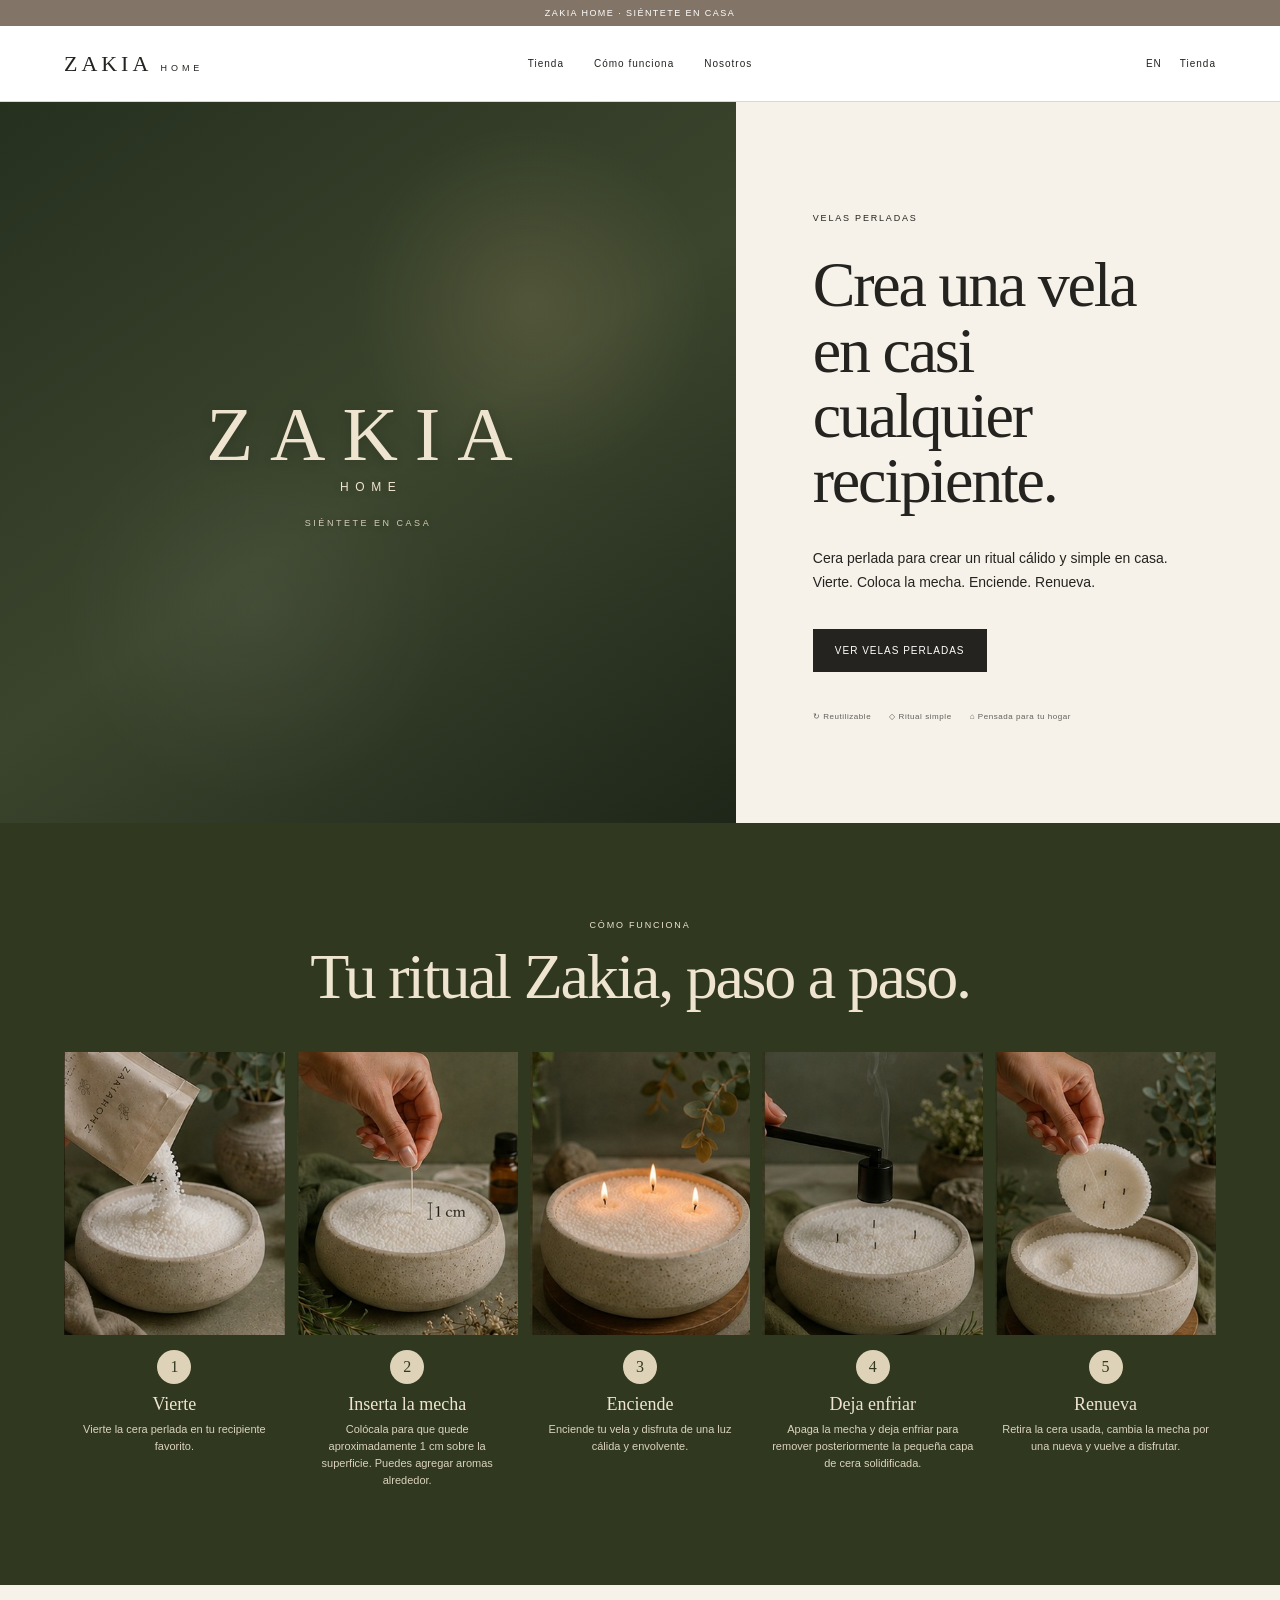
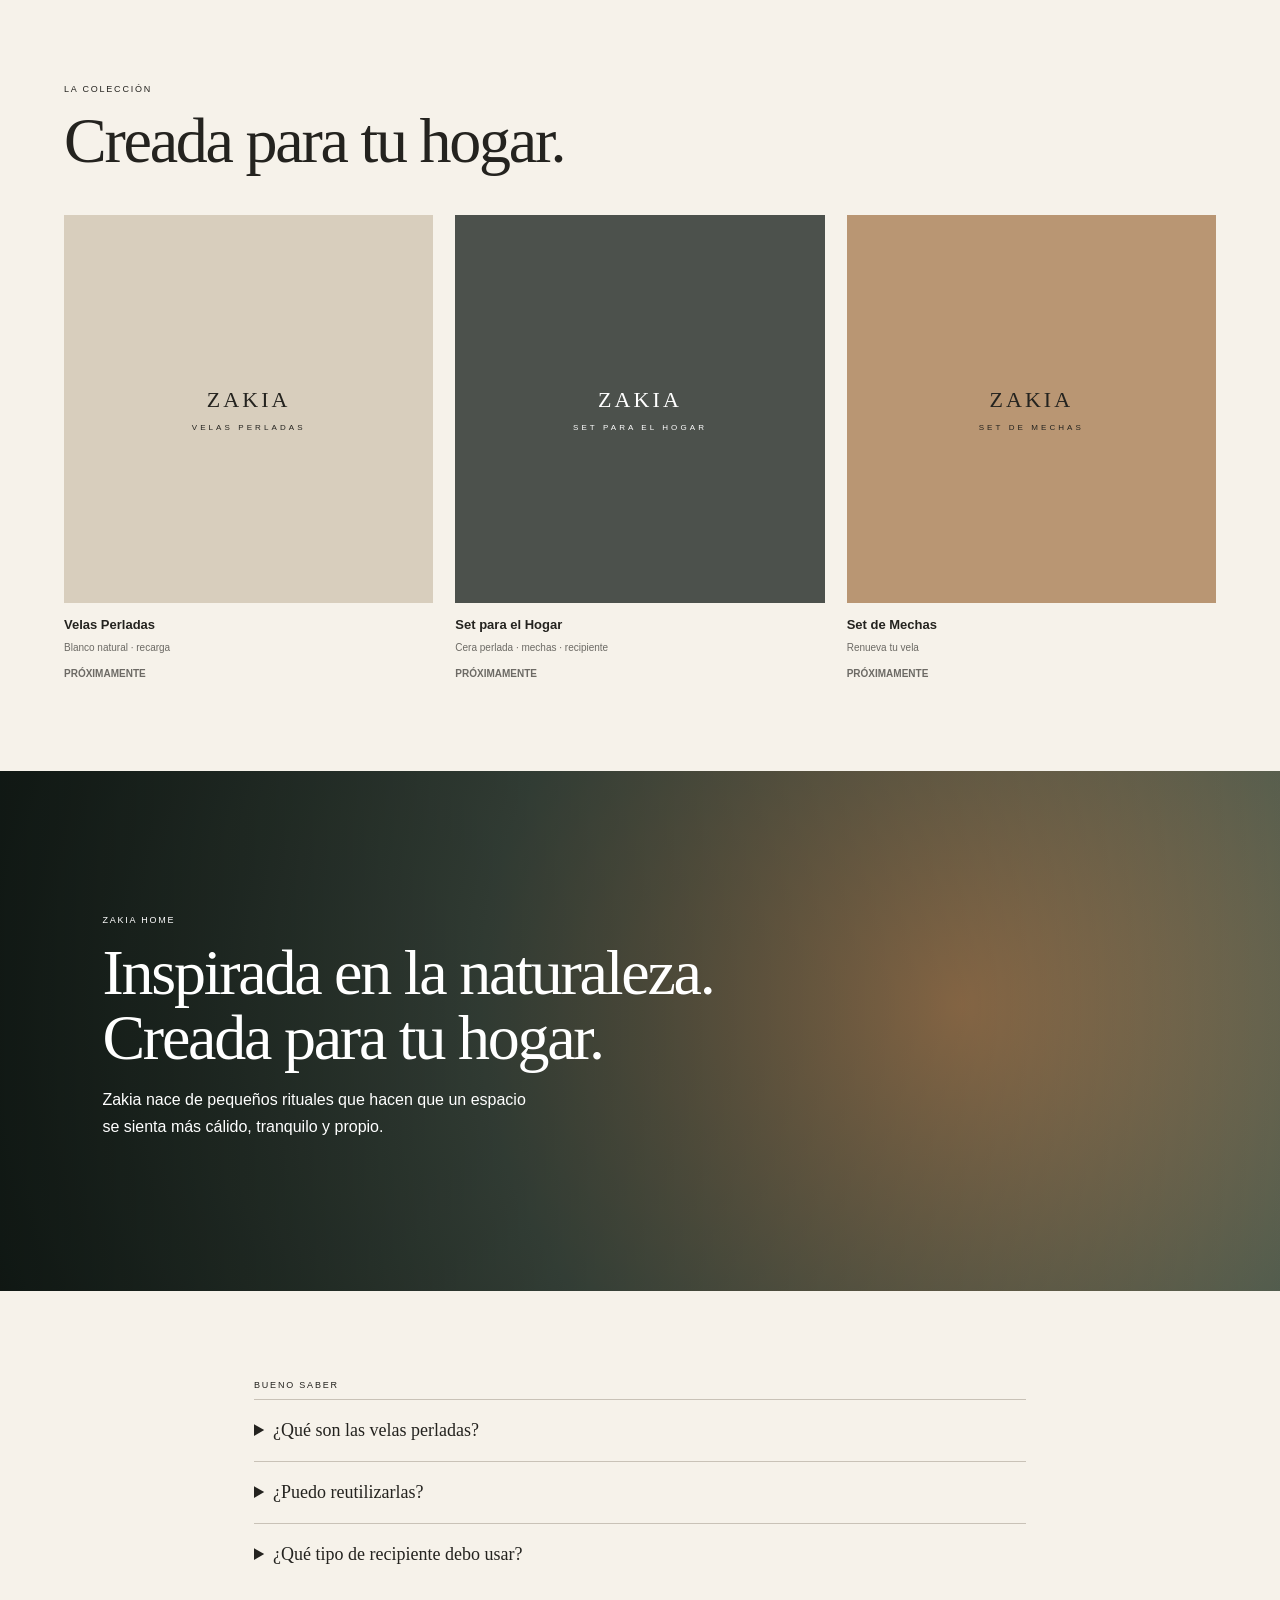
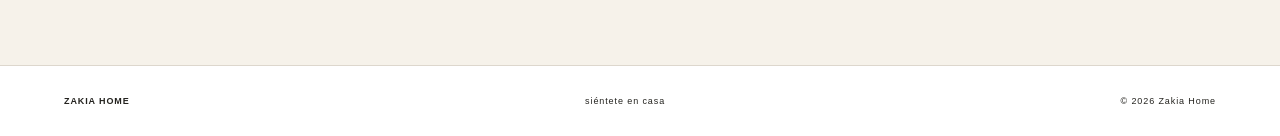
<file: index.html>
<!doctype html>
<html lang="es">
<head>
  <meta charset="utf-8">
  <meta name="viewport" content="width=device-width,initial-scale=1,viewport-fit=cover">
  <meta name="theme-color" content="#30381f">
  <meta name="description" content="Zakia Home — Velas perladas. Vierte, coloca la mecha, enciende y renueva. Siéntete en casa.">
  <title>Zakia Home — Velas Perladas</title>
  <link rel="stylesheet" href="styles.css">
</head>
<body>
  <div class="topbar">ZAKIA HOME · SIÉNTETE EN CASA</div>

  <header class="site-header">
    <button class="menu-toggle" aria-label="Abrir menú" aria-expanded="false">☰</button>
    <a class="logo" href="#inicio">ZAKIA <span>HOME</span></a>
    <nav class="nav">
      <a href="#tienda">Tienda</a>
      <a href="#como-funciona">Cómo funciona</a>
      <a href="#historia">Nosotros</a>
    </nav>
    <div class="header-actions">
      <a class="lang-link" href="en/">EN</a>
      <a class="shop-link" href="#tienda">Tienda</a>
    </div>
  </header>

  <main id="inicio">
    <section class="hero">
      <div class="hero-media hero-static" aria-hidden="true">
        <div class="hero-mark">
          <span>ZAKIA</span>
          <small>HOME</small>
          <em>SIÉNTETE EN CASA</em>
        </div>
      </div>
      <div class="hero-copy">
        <p class="eyebrow">VELAS PERLADAS</p>
        <h1>Crea una vela<br>en casi cualquier recipiente.</h1>
        <p class="lead">Cera perlada para crear un ritual cálido y simple en casa. Vierte. Coloca la mecha. Enciende. Renueva.</p>
        <a class="primary-cta" href="#tienda">VER VELAS PERLADAS</a>
        <div class="micro-benefits">
          <span>↻ Reutilizable</span>
          <span>◇ Ritual simple</span>
          <span>⌂ Pensada para tu hogar</span>
        </div>
      </div>
    </section>

    <section class="steps-section" id="como-funciona">
      <div class="section-heading">
        <p class="eyebrow">CÓMO FUNCIONA</p>
        <h2>Tu ritual Zakia, paso a paso.</h2>
      </div>
      <div class="steps-grid">
        <article class="step-card"><img src="assets/paso-1.jpg" alt="Cera perlada blanca vertiéndose en un recipiente"><div class="step-number">1</div><h3>Vierte</h3><p>Vierte la cera perlada en tu recipiente favorito.</p></article>
        <article class="step-card"><img src="assets/paso-2.jpg" alt="Mano colocando una mecha en la cera perlada"><div class="step-number">2</div><h3>Inserta la mecha</h3><p>Colócala para que quede aproximadamente 1 cm sobre la superficie. Puedes agregar aromas alrededor.</p></article>
        <article class="step-card"><img src="assets/paso-3.jpg" alt="Vela perlada encendida"><div class="step-number">3</div><h3>Enciende</h3><p>Enciende tu vela y disfruta de una luz cálida y envolvente.</p></article>
        <article class="step-card"><img src="assets/paso-4.jpg" alt="Mecha apagada enfriándose"><div class="step-number">4</div><h3>Deja enfriar</h3><p>Apaga la mecha y deja enfriar para remover posteriormente la pequeña capa de cera solidificada.</p></article>
        <article class="step-card"><img src="assets/paso-5.jpg" alt="Capa delgada de cera solidificada siendo retirada"><div class="step-number">5</div><h3>Renueva</h3><p>Retira la cera usada, cambia la mecha por una nueva y vuelve a disfrutar.</p></article>
      </div>
    </section>

    <section class="shop" id="tienda">
      <div class="section-heading">
        <p class="eyebrow">LA COLECCIÓN</p>
        <h2>Creada para tu hogar.</h2>
      </div>
      <div class="products">
        <article><div class="product-image pearl">ZAKIA<small>VELAS PERLADAS</small></div><h3>Velas Perladas</h3><p>Blanco natural · recarga</p><strong>PRÓXIMAMENTE</strong></article>
        <article><div class="product-image kit">ZAKIA<small>SET PARA EL HOGAR</small></div><h3>Set para el Hogar</h3><p>Cera perlada · mechas · recipiente</p><strong>PRÓXIMAMENTE</strong></article>
        <article><div class="product-image wick">ZAKIA<small>SET DE MECHAS</small></div><h3>Set de Mechas</h3><p>Renueva tu vela</p><strong>PRÓXIMAMENTE</strong></article>
      </div>
    </section>

    <section class="story" id="historia">
      <div>
        <p class="eyebrow">ZAKIA HOME</p>
        <h2>Inspirada en la naturaleza.<br>Creada para tu hogar.</h2>
        <p>Zakia nace de pequeños rituales que hacen que un espacio se sienta más cálido, tranquilo y propio.</p>
      </div>
    </section>

    <section class="faq">
      <p class="eyebrow">BUENO SABER</p>
      <details><summary>¿Qué son las velas perladas?</summary><p>Son pequeñas partículas de cera diseñadas para verterse en un recipiente apto para velas y utilizarse con una mecha.</p></details>
      <details><summary>¿Puedo reutilizarlas?</summary><p>Sí. El concepto permite reemplazar la mecha utilizada y volver a aprovechar la cera limpia restante.</p></details>
      <details><summary>¿Qué tipo de recipiente debo usar?</summary><p>Utiliza únicamente recipientes estables, resistentes al calor y no inflamables, adecuados para el uso con velas.</p></details>
    </section>
  </main>

  <footer><b>ZAKIA HOME</b><span>siéntete en casa</span><span>© 2026 Zakia Home</span></footer>
  <a class="mobile-cta" href="#tienda">VER VELAS PERLADAS</a>
  <script src="script.js"></script>
</body>
</html>
</file>
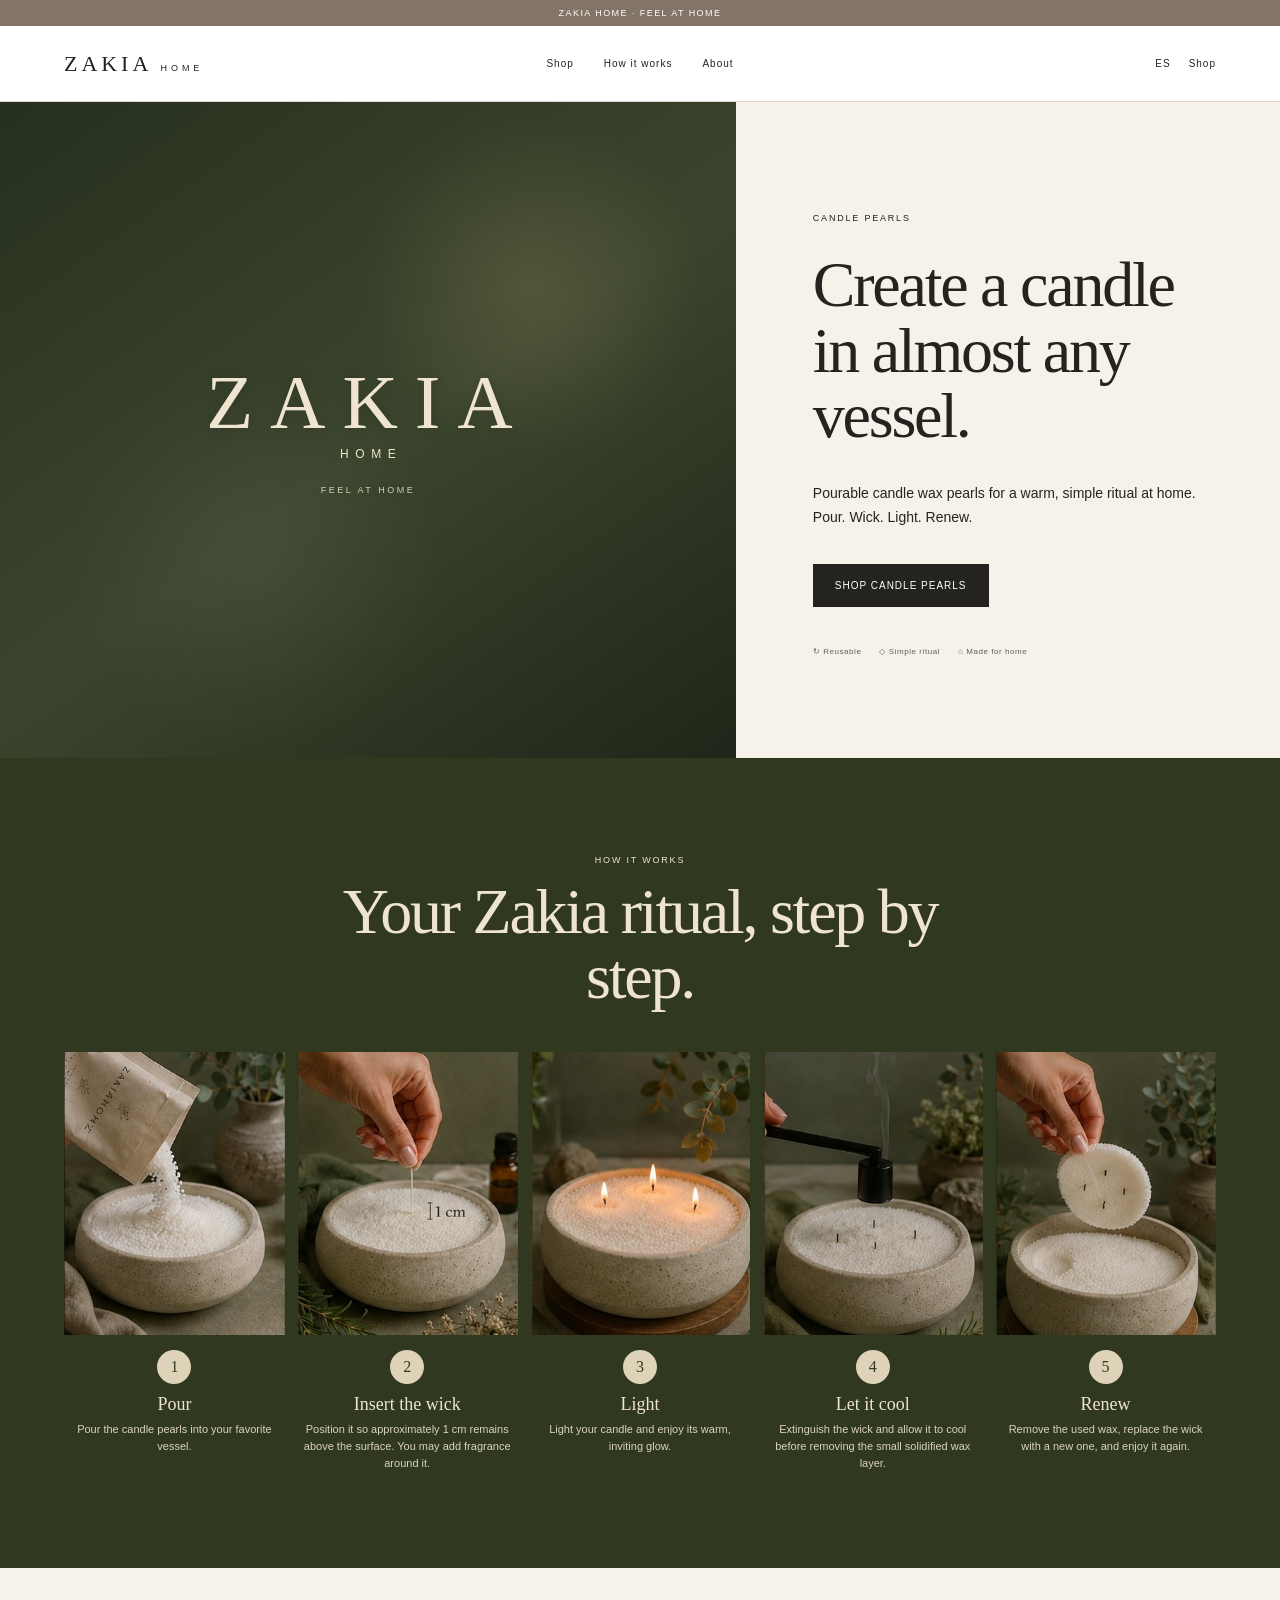
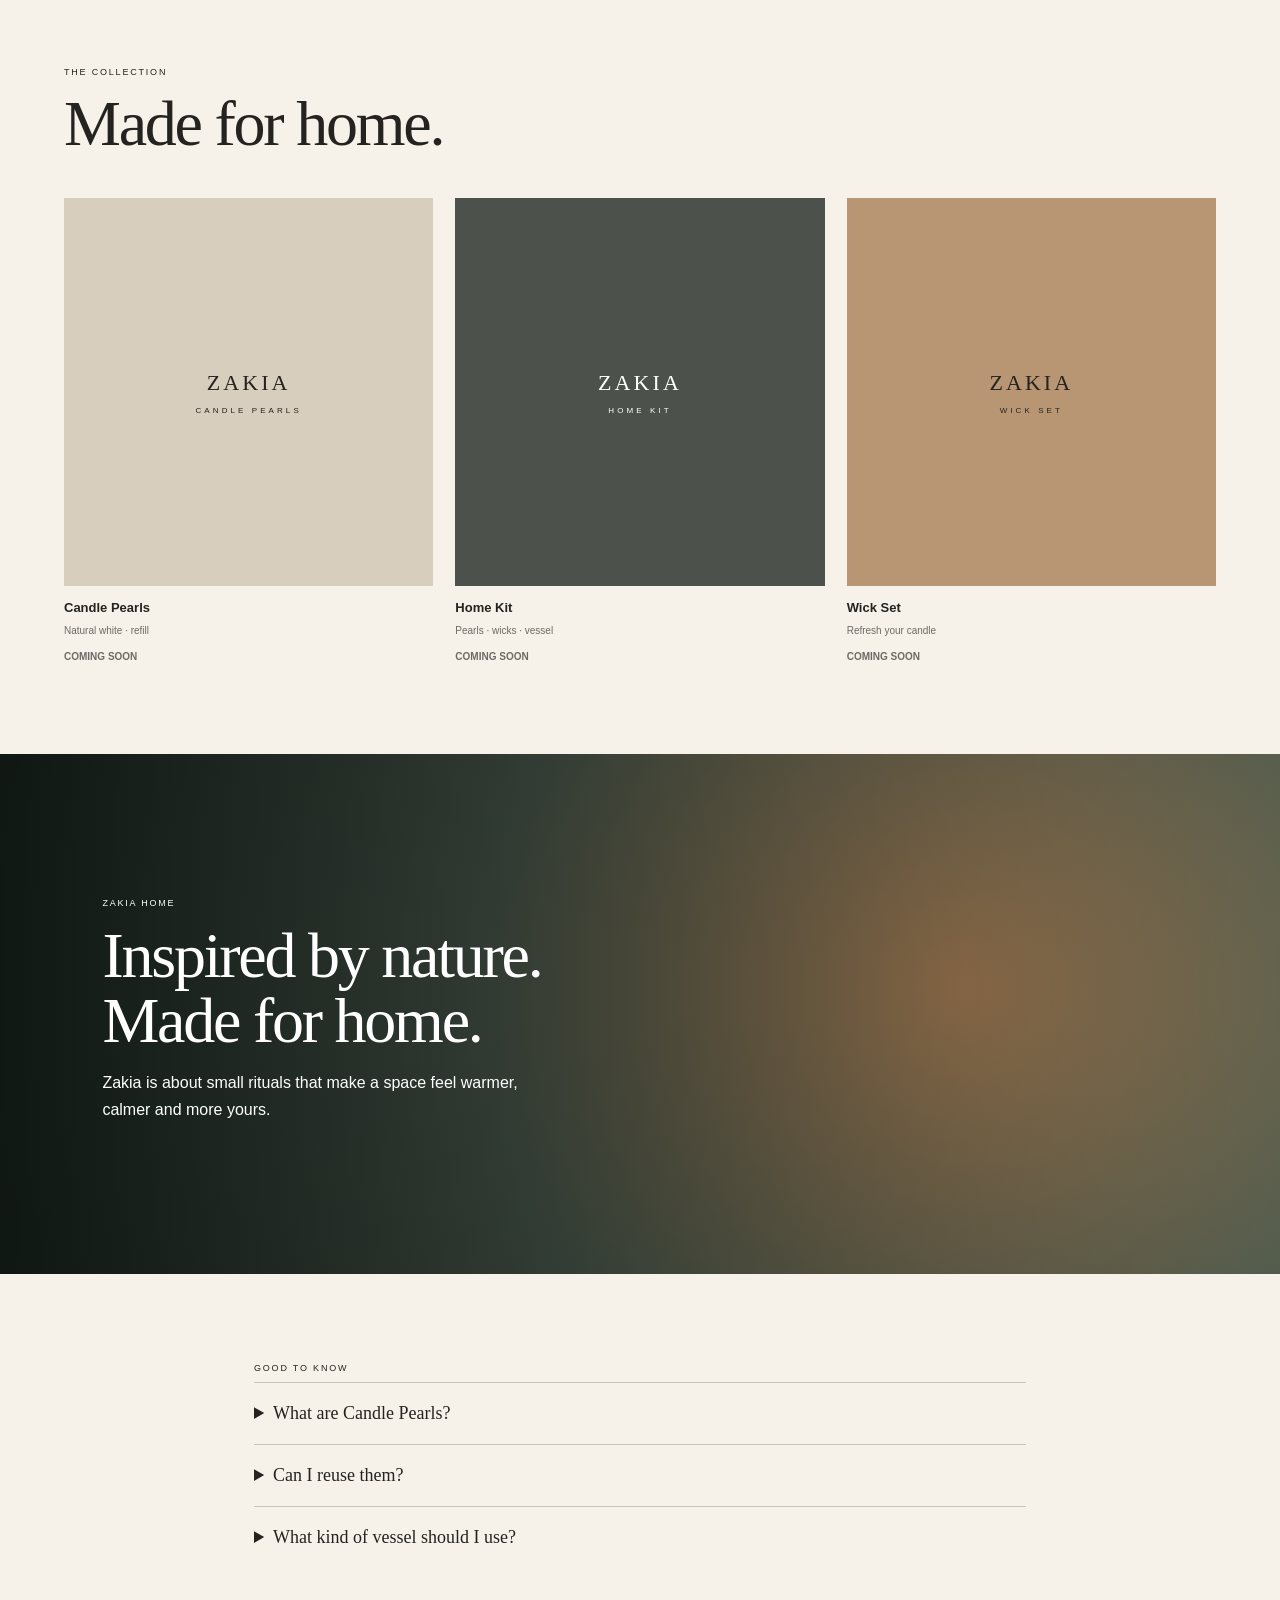
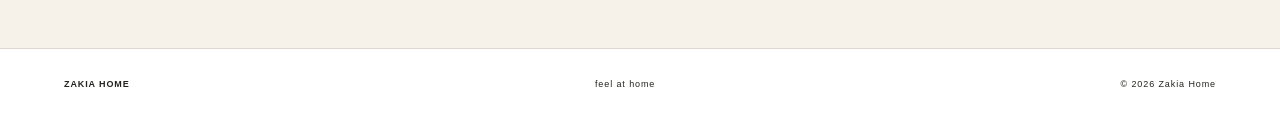
<file: en/index.html>
<!doctype html>
<html lang="en">
<head>
  <meta charset="utf-8">
  <meta name="viewport" content="width=device-width,initial-scale=1,viewport-fit=cover">
  <meta name="theme-color" content="#30381f">
  <meta name="description" content="Zakia Home — Candle Pearls. Pour, wick, light and renew. Feel at home.">
  <title>Zakia Home — Candle Pearls</title>
  <link rel="stylesheet" href="../styles.css">
</head>
<body>
  <div class="topbar">ZAKIA HOME · FEEL AT HOME</div>

  <header class="site-header">
    <button class="menu-toggle" aria-label="Open menu" aria-expanded="false">☰</button>
    <a class="logo" href="#home">ZAKIA <span>HOME</span></a>
    <nav class="nav">
      <a href="#shop">Shop</a>
      <a href="#how-it-works">How it works</a>
      <a href="#story">About</a>
    </nav>
    <div class="header-actions">
      <a class="lang-link" href="../">ES</a>
      <a class="shop-link" href="#shop">Shop</a>
    </div>
  </header>

  <main id="home">
    <section class="hero">
      <div class="hero-media hero-static" aria-hidden="true">
        <div class="hero-mark">
          <span>ZAKIA</span>
          <small>HOME</small>
          <em>FEEL AT HOME</em>
        </div>
      </div>
      <div class="hero-copy">
        <p class="eyebrow">CANDLE PEARLS</p>
        <h1>Create a candle<br>in almost any vessel.</h1>
        <p class="lead">Pourable candle wax pearls for a warm, simple ritual at home. Pour. Wick. Light. Renew.</p>
        <a class="primary-cta" href="#shop">SHOP CANDLE PEARLS</a>
        <div class="micro-benefits">
          <span>↻ Reusable</span>
          <span>◇ Simple ritual</span>
          <span>⌂ Made for home</span>
        </div>
      </div>
    </section>

    <section class="steps-section" id="how-it-works">
      <div class="section-heading">
        <p class="eyebrow">HOW IT WORKS</p>
        <h2>Your Zakia ritual, step by step.</h2>
      </div>
      <div class="steps-grid">
        <article class="step-card"><img src="../assets/paso-1.jpg" alt="White candle pearls being poured into a vessel"><div class="step-number">1</div><h3>Pour</h3><p>Pour the candle pearls into your favorite vessel.</p></article>
        <article class="step-card"><img src="../assets/paso-2.jpg" alt="Hand inserting a wick into candle pearls"><div class="step-number">2</div><h3>Insert the wick</h3><p>Position it so approximately 1 cm remains above the surface. You may add fragrance around it.</p></article>
        <article class="step-card"><img src="../assets/paso-3.jpg" alt="Lit candle pearls"><div class="step-number">3</div><h3>Light</h3><p>Light your candle and enjoy its warm, inviting glow.</p></article>
        <article class="step-card"><img src="../assets/paso-4.jpg" alt="Extinguished wick cooling down"><div class="step-number">4</div><h3>Let it cool</h3><p>Extinguish the wick and allow it to cool before removing the small solidified wax layer.</p></article>
        <article class="step-card"><img src="../assets/paso-5.jpg" alt="Thin solidified wax layer being removed"><div class="step-number">5</div><h3>Renew</h3><p>Remove the used wax, replace the wick with a new one, and enjoy it again.</p></article>
      </div>
    </section>

    <section class="shop" id="shop">
      <div class="section-heading"><p class="eyebrow">THE COLLECTION</p><h2>Made for home.</h2></div>
      <div class="products">
        <article><div class="product-image pearl">ZAKIA<small>CANDLE PEARLS</small></div><h3>Candle Pearls</h3><p>Natural white · refill</p><strong>COMING SOON</strong></article>
        <article><div class="product-image kit">ZAKIA<small>HOME KIT</small></div><h3>Home Kit</h3><p>Pearls · wicks · vessel</p><strong>COMING SOON</strong></article>
        <article><div class="product-image wick">ZAKIA<small>WICK SET</small></div><h3>Wick Set</h3><p>Refresh your candle</p><strong>COMING SOON</strong></article>
      </div>
    </section>

    <section class="story" id="story">
      <div><p class="eyebrow">ZAKIA HOME</p><h2>Inspired by nature.<br>Made for home.</h2><p>Zakia is about small rituals that make a space feel warmer, calmer and more yours.</p></div>
    </section>

    <section class="faq">
      <p class="eyebrow">GOOD TO KNOW</p>
      <details><summary>What are Candle Pearls?</summary><p>Small wax particles designed to be poured into a candle-safe vessel and used with a wick.</p></details>
      <details><summary>Can I reuse them?</summary><p>Yes. The concept allows you to replace the used wick and reuse the remaining clean wax pearls.</p></details>
      <details><summary>What kind of vessel should I use?</summary><p>Use only stable, heat-resistant, non-flammable vessels suitable for candle use.</p></details>
    </section>
  </main>

  <footer><b>ZAKIA HOME</b><span>feel at home</span><span>© 2026 Zakia Home</span></footer>
  <a class="mobile-cta" href="#shop">SHOP CANDLE PEARLS</a>
  <script src="../script.js"></script>
</body>
</html>
</file>
<file: styles.css>
*{box-sizing:border-box}
html{scroll-behavior:smooth;-webkit-text-size-adjust:100%}
body{margin:0;background:#f6f2ea;color:#24231f;font-family:Arial,sans-serif;font-weight:300;overflow-x:hidden}
a{color:inherit;text-decoration:none}
video{display:block;width:100%;height:100%;object-fit:cover}
.topbar{background:#827466;color:#fff;text-align:center;padding:8px 16px;font-size:9px;letter-spacing:.16em}
.site-header{height:76px;padding:0 5vw;background:#fff;display:grid;grid-template-columns:1fr auto 1fr;align-items:center;border-bottom:1px solid #ddd7cd;position:sticky;top:0;z-index:30}
.logo{font-family:Georgia,serif;font-size:22px;letter-spacing:.18em;font-weight:500}
.logo span{font-family:Arial,sans-serif;font-size:9px;font-weight:300}
.nav{display:flex;gap:30px;font-size:10px;letter-spacing:.1em}
.shop-link{justify-self:end;font-size:10px;letter-spacing:.1em}
.menu-toggle{display:none;background:none;border:0;font-size:22px}

.hero{min-height:650px;display:grid;grid-template-columns:1.15fr .85fr}
.hero-media{position:relative;min-height:650px;background:#b8b0a2}
.video-label{position:absolute;left:18px;bottom:18px;color:white;font-size:8px;letter-spacing:.16em}
.hero-copy{padding:8vw 6vw;display:flex;flex-direction:column;justify-content:center;align-items:flex-start}
.eyebrow{font-size:9px;letter-spacing:.2em}
.hero h1,.section-heading h2,.story h2{font-family:Georgia,serif;font-weight:400;line-height:1.02;letter-spacing:-.035em}
.hero h1{font-size:clamp(46px,5vw,76px);margin:20px 0}
.lead{max-width:430px;line-height:1.7;font-size:14px}
.primary-cta{background:#24231f;color:white;padding:16px 22px;margin-top:20px;font-size:10px;letter-spacing:.1em}
.micro-benefits{display:flex;gap:18px;margin-top:40px;font-size:8px;letter-spacing:.07em;opacity:.7}

.intro-strip{display:grid;grid-template-columns:repeat(4,1fr);background:#fff;border-top:1px solid #ddd7cd;border-bottom:1px solid #ddd7cd}
.intro-strip div{text-align:center;padding:24px;border-right:1px solid #ddd7cd}
.intro-strip div:last-child{border-right:0}
.intro-strip b,.intro-strip span{display:block}
.intro-strip b{font-size:9px;opacity:.55;margin-bottom:5px}
.intro-strip span{font-family:Georgia,serif;font-size:16px}

.video-guide{padding:90px 5vw;background:#f9f7f2}
.section-heading{max-width:700px;margin-bottom:42px}
.section-heading h2{font-size:clamp(42px,5vw,64px);margin:14px 0}
.section-heading>p:last-child{line-height:1.7;opacity:.7}
.tutorial-grid{display:grid;grid-template-columns:1fr 1fr;gap:24px}
.tutorial-card{background:white}
.video-shell{aspect-ratio:1/1;background:#ddd5c8;overflow:hidden}
.tutorial-copy{display:grid;grid-template-columns:55px 1fr;gap:12px;padding:20px}
.tutorial-copy>span{font-size:9px;letter-spacing:.1em;opacity:.55}
.tutorial-copy h3{font-family:Georgia,serif;font-size:23px;font-weight:400;margin:0 0 8px}
.tutorial-copy p{font-size:12px;line-height:1.6;margin:0;opacity:.7}

.shop{padding:90px 5vw}
.products{display:grid;grid-template-columns:repeat(3,minmax(0,1fr));gap:22px}
.product-image{aspect-ratio:1/1.05;display:flex;flex-direction:column;justify-content:center;align-items:center;font-family:Georgia,serif;font-size:22px;letter-spacing:.14em}
.product-image small{font:8px Arial,sans-serif;margin-top:10px}
.pearl{background:#d8cebd}
.kit{background:#4c514c;color:white}
.wick{background:#b99673}
.products h3{font-size:13px;margin:14px 0 4px}
.products p,.products strong{font-size:10px;opacity:.65}

.story{min-height:520px;padding:8vw;color:white;display:flex;align-items:center;background:linear-gradient(90deg,#0009,#0001),radial-gradient(circle at 75% 45%,#a47d54,#4f6053 48%,#273a30)}
.story h2{font-size:clamp(44px,5vw,64px);margin:15px 0}
.story p:last-child{max-width:440px;line-height:1.7}

.faq{max-width:900px;margin:auto;padding:80px 5vw}
.faq details{border-top:1px solid #c9c2b7;padding:20px 0}
.faq summary{font-family:Georgia,serif;font-size:18px;cursor:pointer}
.faq details p{max-width:650px;line-height:1.7;font-size:13px}

footer{padding:30px 5vw;background:white;border-top:1px solid #ddd7cd;display:flex;justify-content:space-between;font-size:9px;letter-spacing:.1em}
.mobile-cta{display:none}

@media(max-width:900px){
  .hero{grid-template-columns:1fr}
  .hero-media{min-height:520px}
  .hero-copy{padding:70px 7vw}
  .tutorial-grid{grid-template-columns:1fr}
  .products{grid-template-columns:repeat(2,minmax(0,1fr))}
  .products article:last-child{grid-column:1/-1;max-width:50%;width:100%;justify-self:center}
}

@media(max-width:700px){
  .topbar{font-size:8px}
  .site-header{height:64px;padding:0 16px;grid-template-columns:1fr auto 1fr}
  .menu-toggle{display:block;grid-column:1;grid-row:1;justify-self:start}
  .logo{grid-column:2;grid-row:1;justify-self:center;font-size:18px}
  .shop-link{grid-column:3;grid-row:1}
  .nav{display:none;position:absolute;top:64px;left:0;right:0;background:white;padding:14px 18px 18px;flex-direction:column;gap:0;border-bottom:1px solid #ddd7cd}
  .nav.open{display:flex}
  .nav a{padding:13px 0;border-bottom:1px solid #eee8df;font-size:12px}
  .nav a:last-child{border-bottom:0}

  .hero-media{min-height:330px}
  .hero-copy{padding:40px 18px 52px}
  .hero h1{font-size:44px}
  .lead{font-size:13px}
  .primary-cta{width:100%;text-align:center}
  .micro-benefits{width:100%;justify-content:space-between;gap:8px;font-size:7px}

  .intro-strip{grid-template-columns:repeat(4,1fr)}
  .intro-strip div{padding:18px 5px}
  .intro-strip span{font-size:13px}

  .video-guide,.shop{padding:68px 18px}
  .section-heading h2{font-size:42px}
  .tutorial-grid{gap:26px}
  .video-shell{aspect-ratio:1/1}
  .tutorial-copy{padding:18px 14px}

  .products{grid-template-columns:1fr;gap:30px}
  .products article:last-child{grid-column:auto;max-width:none}
  .product-image{aspect-ratio:1/.9}

  .story{min-height:430px;padding:60px 20px}
  .story h2{font-size:42px}

  .faq{padding:65px 18px 105px}
  footer{padding:28px 18px 90px;flex-direction:column;text-align:center;gap:10px}

  .mobile-cta{display:block;position:fixed;left:12px;right:12px;bottom:12px;z-index:40;background:#24231f;color:white;text-align:center;padding:15px;font-size:10px;letter-spacing:.12em;box-shadow:0 6px 24px #0003}
}

@media(max-width:390px){
  .hero h1{font-size:39px}
  .section-heading h2,.story h2{font-size:37px}
  .micro-benefits{flex-direction:column;gap:8px}
}

.howto-image-section{
  padding:90px 5vw;
  background:#313822;
  color:#eee5d3;
}
.howto-image-section .section-heading{
  margin-bottom:34px;
}
.howto-image-section .section-heading h2{
  color:#eee5d3;
}
.howto-image{
  width:100%;
  height:auto;
  display:block;
  border-radius:2px;
  box-shadow:0 18px 50px rgba(0,0,0,.18);
}
@media(max-width:700px){
  .howto-image-section{padding:62px 14px}
  .howto-image-section .section-heading{padding:0 4px}
  .howto-image{border-radius:0}
}

/* V7 — no videos, single non-duplicated instructional section */
.hero-static{
  min-height:650px;
  background:
    radial-gradient(circle at 72% 28%, rgba(195,170,118,.18), transparent 24%),
    radial-gradient(circle at 35% 70%, rgba(255,255,255,.05), transparent 28%),
    linear-gradient(145deg,#26301f 0%,#3b452d 52%,#1e2619 100%);
  display:flex;
  align-items:center;
  justify-content:center;
}
.hero-mark{
  color:#eee4cf;
  text-align:center;
  display:flex;
  flex-direction:column;
  align-items:center;
  gap:6px;
  letter-spacing:.24em;
  text-shadow:0 1px 12px rgba(0,0,0,.15);
}
.hero-mark span{
  font-family:Georgia,serif;
  font-size:clamp(42px,6vw,78px);
  letter-spacing:.22em;
  line-height:1;
}
.hero-mark small{
  font-size:12px;
  letter-spacing:.55em;
  margin-left:.55em;
}
.hero-mark em{
  margin-top:18px;
  font-style:normal;
  font-size:9px;
  letter-spacing:.28em;
  opacity:.85;
}

.howto-storyboard{
  padding:86px 5vw 96px;
  background:#30381f;
  color:#eee4cf;
}
.centered-heading{
  margin:0 auto 38px;
  text-align:center;
}
.centered-heading h2{
  color:#eee4cf;
}
.storyboard-image{
  display:block;
  width:min(100%,760px);
  height:auto;
  margin:0 auto;
  box-shadow:0 18px 60px rgba(0,0,0,.24);
}
.video-guide,
.tutorial-grid,
.tutorial-card,
.video-shell,
.howto-image-section{
  display:none !important;
}

@media(max-width:900px){
  .hero-static{min-height:460px}
}
@media(max-width:700px){
  .hero-static{min-height:330px}
  .hero-mark span{font-size:46px}
  .hero-mark small{font-size:9px}
  .howto-storyboard{padding:58px 0 72px}
  .centered-heading{padding:0 18px;margin-bottom:26px}
  .storyboard-image{
    width:100%;
    box-shadow:none;
  }
}

/* V8 language-separated pages */
.lang-link{
  justify-self:end;
  font-size:10px;
  letter-spacing:.1em;
  margin-right:18px;
}
.header-actions{
  justify-self:end;
  display:flex;
  align-items:center;
  gap:18px;
}
.header-actions .shop-link,.header-actions .lang-link{justify-self:auto;margin:0}
.steps-section{
  padding:88px 5vw 96px;
  background:#30381f;
  color:#eee4cf;
}
.steps-section .section-heading{
  margin:0 auto 42px;
  text-align:center;
}
.steps-section .section-heading h2{color:#eee4cf}
.steps-grid{
  display:grid;
  grid-template-columns:repeat(5,minmax(0,1fr));
  gap:12px;
  max-width:1500px;
  margin:0 auto;
}
.step-card{
  min-width:0;
  text-align:center;
}
.step-card img{
  width:100%;
  aspect-ratio:0.78;
  object-fit:cover;
  display:block;
}
.step-number{
  width:34px;height:34px;border-radius:50%;
  display:grid;place-items:center;
  margin:15px auto 10px;
  background:#ded3b9;color:#30381f;
  font-family:Georgia,serif;
}
.step-card h3{
  font-family:Georgia,serif;
  font-size:18px;
  font-weight:400;
  margin:0 0 6px;
}
.step-card p{
  font-size:11px;
  line-height:1.55;
  margin:0 auto;
  max-width:210px;
  color:#eee4cf;
  opacity:.9;
}
@media(max-width:900px){
  .steps-grid{grid-template-columns:repeat(2,minmax(0,1fr));gap:28px 14px}
  .step-card:last-child{grid-column:1/-1;max-width:50%;width:100%;justify-self:center}
}
@media(max-width:700px){
  .header-actions{gap:10px}
  .lang-link{font-size:9px}
  .steps-section{padding:60px 14px 76px}
  .steps-grid{grid-template-columns:1fr;gap:34px}
  .step-card,.step-card:last-child{grid-column:auto;max-width:none}
  .step-card img{aspect-ratio:1.15/1}
  .step-card h3{font-size:21px}
  .step-card p{font-size:12px;max-width:320px}
}
</file>
